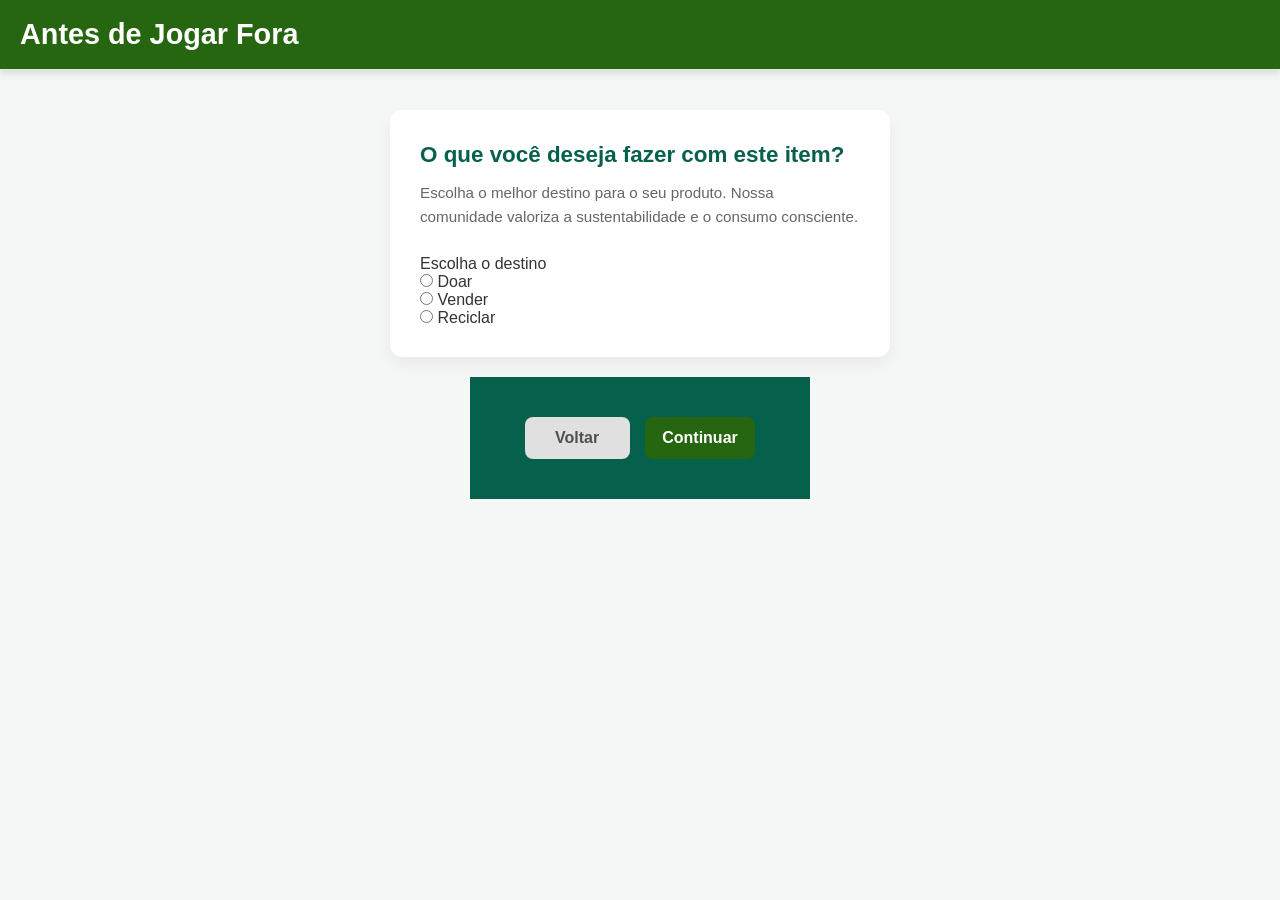
<file: cadastro 2.html>
<!DOCTYPE html>
<html lang="en">
<head>
    <meta charset="UTF-8">
    <meta name="viewport" content="width=device-width, initial-scale=1.0">
    <title>Cadastro</title>
    <link rel="stylesheet" href="style.css">
</head>
<body class="cadastro-2-page">
    <header class="h cadastro">
        <h1>Antes de Jogar Fora</h1>
    </header>

    <main class="cadastro-2-main">
        <h2>O que você deseja fazer com este item?</h2>
        <p>Escolha o melhor destino para o seu produto. Nossa comunidade valoriza a sustentabilidade e o consumo consciente.</p>
        <form action="cadastro">
            <label for="final">Escolha o destino</label><br>
            <input type="radio"
            name="final" id="donate">
            <label for="donate">Doar</label><br>

            <input type="radio"
            name="final" id="sell">
            <label for="sell">Vender</label><br>

            <input type="radio"
            name="final" id="recycle">
            <label for="recycle">Reciclar</label><br>
        </form>
    </main>

    <footer>
        <button type="button" class="btn-back"><a href="cadastro1.html">Voltar</a></button>
        <button type="submit" class="btn-submit">Continuar</button>
    </footer>
</body>
</html>
</file>
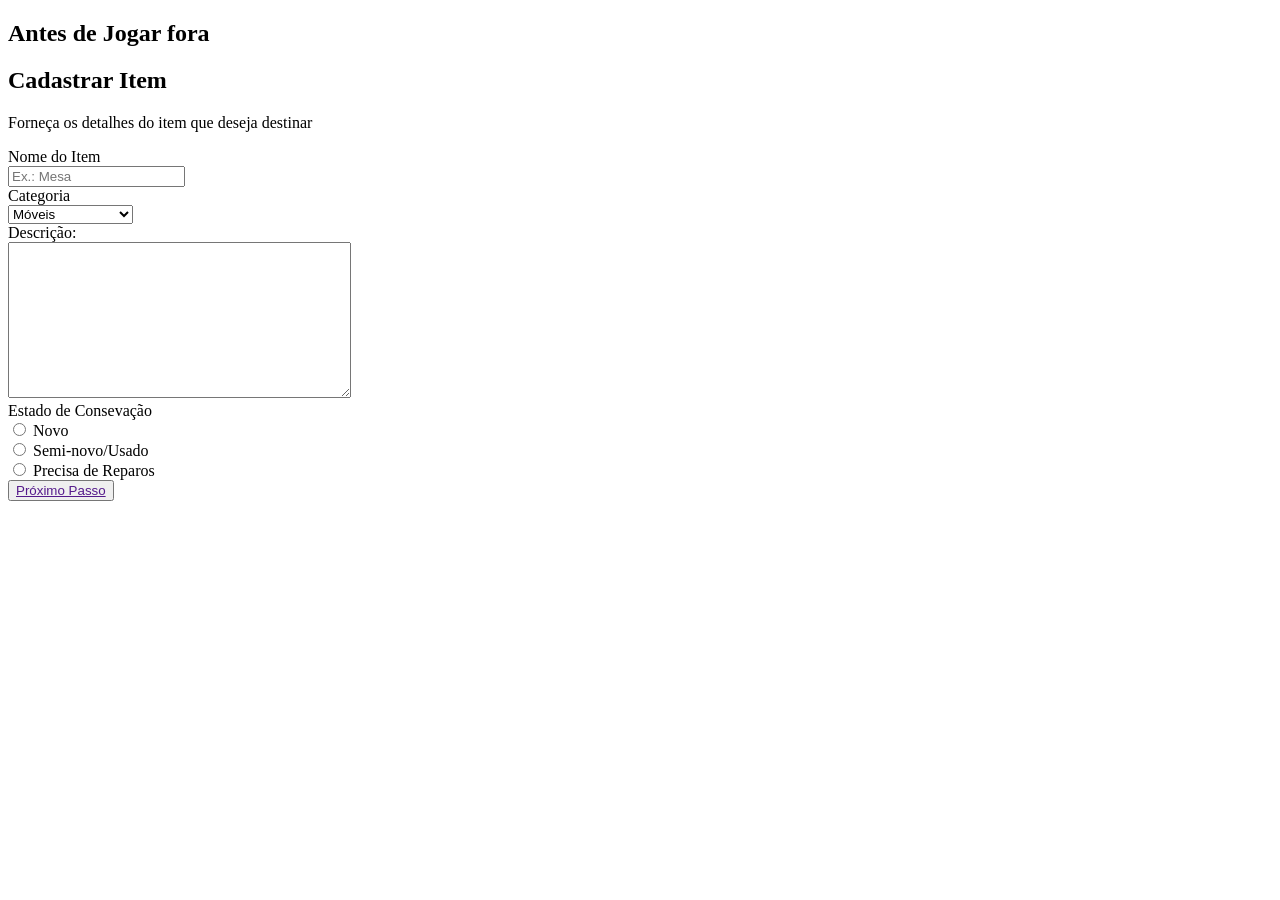
<file: cadastro.html>
<!DOCTYPE html>
<html lang="en">
<head>
    <meta charset="UTF-8">
    <meta name="viewport" content="width=device-width, initial-scale=1.0">
    <title>Cadastro</title>
</head>
<body>
    <header>
        <nav class="h cadastro">
            <h1>Antes de Jogar fora</h1>
        </nav>
    </header>

    <main>
        <h2>Cadastrar Item</h2>
        <p>Forneça os detalhes do item que deseja destinar</p>

        <form action="cadastro">

            <label for="name">Nome do Item</label><br>
            <input type="text" id="name"
            placeholder="Ex.: Mesa"><br>

            <label for="type">Categoria</label><br>
            <select id="type">
                <option>Móveis</option>
                <option>Eletrônico</option>
                <option>Eletrodomésticos</option>
                <option>Roupas</option>
                <option>Lvros</option>
                <option>Brinquedos</option>
                <option>Outros</option>
            </select><br>

            <label for="dcs">Descrição:</label><br>
            <textarea id="dcs"
            name="Descrição"
            placeholder="Detalhes sobre o item..."
            cols="40"
            rows="10">
            </textarea>
        </form>

        <label for="state">Estado de Consevação</label><br>
        <input type="radio"
        name="state" id="new">
        <label for="new">Novo</label><br>

        <input type="radio"
        name="state" id="ok">
        <label for="ok">Semi-novo/Usado</label><br>

        <input type="radio"
        name="state" id="bad">
        <label for="bad">Precisa de Reparos</label><br>

        <button type="button"><a href="">Próximo Passo</a></button>
    </main>

    <footer>

    </footer>
</body>
</html>
</file>
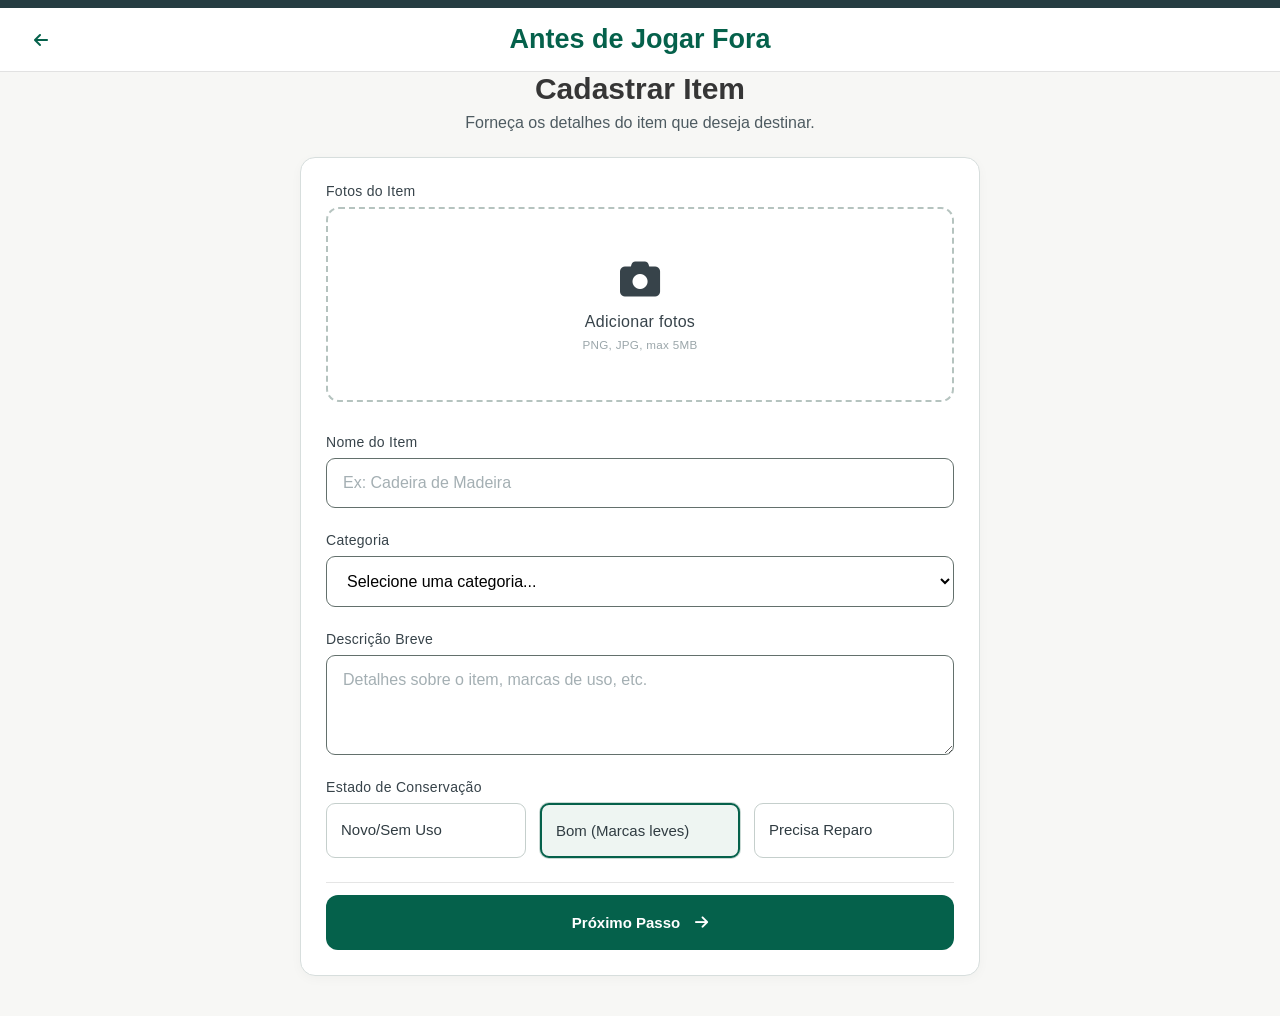
<file: cadastro1.html>
<!DOCTYPE html>
<html lang="pt-BR">

<head>
    <meta charset="UTF-8">
    <meta name="viewport" content="width=device-width, initial-scale=1.0">

    <title>Cadastrar Item - Antes de Jogar Fora</title>

    <!-- Ligação com o CSS -->
    <link rel="stylesheet" href="style.css">

    <!-- Ícones -->
    <link rel="stylesheet" href="https://cdnjs.cloudflare.com/ajax/libs/font-awesome/6.5.1/css/all.min.css">

    <!-- Script visual da imagem -->
    <script src="script.js" defer></script>
</head>

<body>

    <!-- CABEÇALHO -->
    <header class="cabecalho-cadastro">

        <a href="index.html" class="voltar-inicio" aria-label="Voltar para o início">
            <i class="fa-solid fa-arrow-left"></i>
        </a>

        <h1>Antes de Jogar Fora</h1>

    </header>


    <!-- CONTEÚDO PRINCIPAL -->
    <main class="pagina-cadastro">

        <!-- TÍTULO -->
        <section class="titulo-cadastro">

            <h2>Cadastrar Item</h2>

            <p>
                Forneça os detalhes do item que deseja destinar.
            </p>

        </section>


        <!-- FORMULÁRIO -->
        <form class="formulario-cadastro">

            <!-- FOTO DO ITEM -->
            <div class="campo">

                <label for="foto">Fotos do Item</label>

                <label class="area-foto" for="foto">

                    <i class="fa-solid fa-camera"></i>

                    <span>Adicionar fotos</span>

                    <small>PNG, JPG, max 5MB</small>

                </label>

                <input
                    type="file"
                    id="foto"
                    accept="image/png, image/jpeg"
                    hidden
                >

            </div>


            <!-- NOME DO ITEM -->
            <div class="campo">

                <label for="nome">
                    Nome do Item
                </label>

                <input
                    type="text"
                    id="nome"
                    placeholder="Ex: Cadeira de Madeira"
                    required
                >

            </div>


            <!-- CATEGORIA -->
            <div class="campo">

                <label for="categoria">
                    Categoria
                </label>

                <select id="categoria" required>

                    <option value="" selected disabled>
                        Selecione uma categoria...
                    </option>

                    <option value="eletronicos">
                        Eletrônicos
                    </option>

                    <option value="moveis">
                        Móveis
                    </option>

                    <option value="roupas">
                        Roupas
                    </option>

                    <option value="livros">
                        Livros
                    </option>

                    <option value="brinquedos">
                        Brinquedos
                    </option>

                    <option value="outros">
                        Outros
                    </option>

                </select>

            </div>


            <!-- DESCRIÇÃO -->
            <div class="campo">

                <label for="descricao">
                    Descrição Breve
                </label>

                <textarea
                    id="descricao"
                    placeholder="Detalhes sobre o item, marcas de uso, etc."
                    required
                ></textarea>

            </div>


            <!-- ESTADO DE CONSERVAÇÃO -->
            <div class="campo">

                <label>
                    Estado de Conservação
                </label>

                <div class="opcoes-estado">

                    <input
                        type="radio"
                        name="estado"
                        id="novo"
                        value="Novo/Sem Uso"
                    >

                    <label for="novo" class="estado">
                        Novo/Sem Uso
                    </label>


                    <input
                        type="radio"
                        name="estado"
                        id="bom"
                        value="Bom (Marcas leves)"
                        checked
                    >

                    <label for="bom" class="estado">
                        Bom (Marcas leves)
                    </label>


                    <input
                        type="radio"
                        name="estado"
                        id="reparo"
                        value="Precisa Reparo"
                    >

                    <label for="reparo" class="estado">
                        Precisa Reparo
                    </label>

                </div>

            </div>


            <!-- LINHA SEPARADORA -->
            <div class="linha"></div>


            <!-- BOTÃO -->
            <a href="destino.html" class="botao-proximo">

                Próximo Passo

                <i class="fa-solid fa-arrow-right"></i>

            </a>

        </form>

    </main>

</body>

</html>
</file>
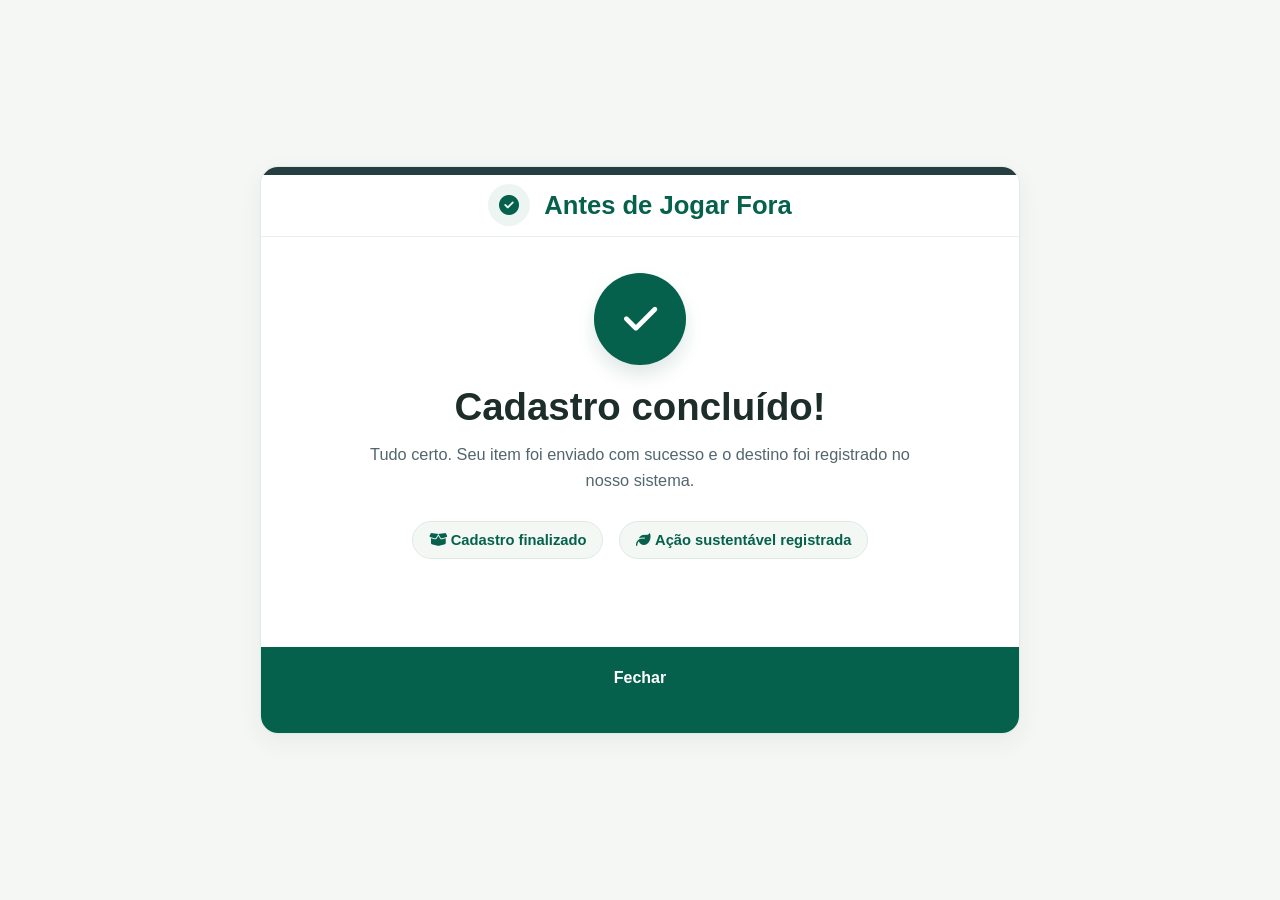
<file: confirmacao.html>
<!DOCTYPE html>
<html lang="pt-BR">
<head>
    <meta charset="UTF-8">
    <meta name="viewport" content="width=device-width, initial-scale=1.0">
    <title>Confirmação</title>
    <link rel="stylesheet" href="style.css">
    <link rel="stylesheet" href="https://cdnjs.cloudflare.com/ajax/libs/font-awesome/6.5.1/css/all.min.css">
</head>
<body class="confirmacao-page">

    <div class="confirmacao-container">

        <header class="confirmacao-header">
            <div class="confirmacao-badge">
                <i class="fa-solid fa-circle-check"></i>
            </div>
            <h1>Antes de Jogar Fora</h1>
        </header>

        <main class="confirmacao-main">
            <div class="confirmacao-icon">
                <i class="fa-solid fa-check"></i>
            </div>

            <h2>Cadastro concluído!</h2>

            <p>
                Tudo certo. Seu item foi enviado com sucesso e o destino foi registrado no nosso sistema.
            </p>

            <div class="confirmacao-detalhes">
                <span><i class="fa-solid fa-box-open"></i> Cadastro finalizado</span>
                <span><i class="fa-solid fa-leaf"></i> Ação sustentável registrada</span>
            </div>
        </main>

        <footer class="confirmacao-footer">
            <a href="index.html" class="btn-confirmacao btn-principal btn-fechar">Fechar</a>
        </footer>
    </div>

</body>
</html>
</file>
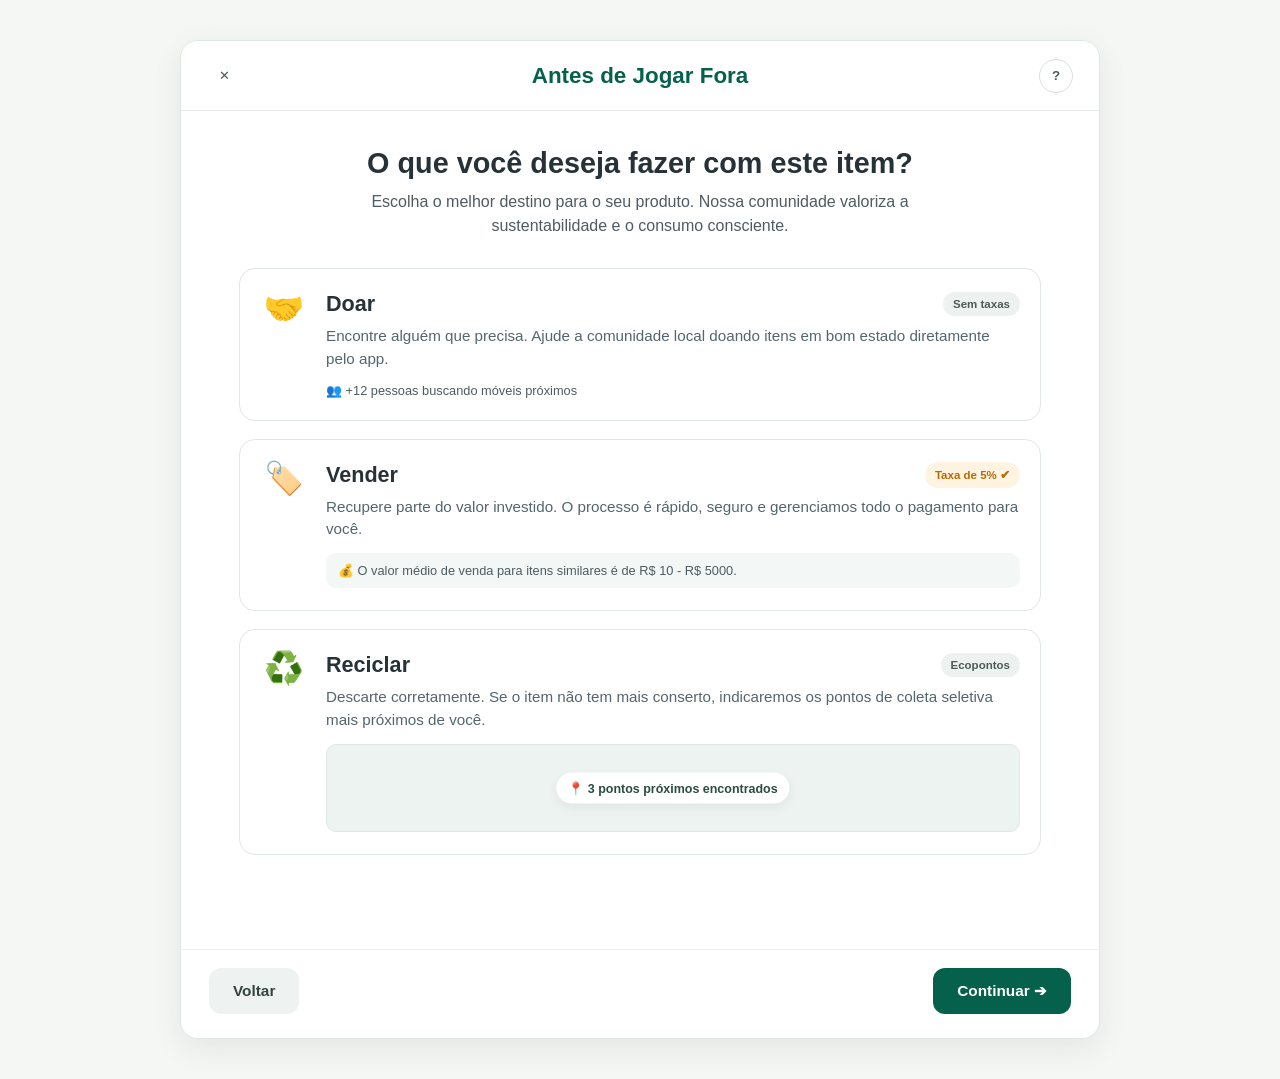
<file: destino.html>
<!DOCTYPE html>
<html lang="pt-BR">
<head>
    <meta charset="UTF-8">
    <meta name="viewport" content="width=device-width, initial-scale=1.0">
    <title>Escolha o Destino</title>
    <link rel="stylesheet" href="style.css">
</head>
<body class="destino-page">

    <div class="modal-container">
        <!-- CABEÇALHO DA MODAL -->
        <header class="modal-header">
            <button type="button" class="btn-close" aria-label="Fechar">✕</button>
            <h1 class="logo-title">Antes de Jogar Fora</h1>
            <button type="button" class="btn-help" aria-label="Ajuda">?</button>
        </header>

        <!-- CONTEÚDO PRINCIPAL -->
        <main class="modal-content">
            <div class="instructions">
                <h2>O que você deseja fazer com este item?</h2>
                <p>Escolha o melhor destino para o seu produto. Nossa comunidade valoriza a sustentabilidade e o consumo consciente.</p>
            </div>

            <!-- FORMULÁRIO COM OS CARDS DE SELEÇÃO -->
            <form action="confirmacao.html" method="POST" id="form-destino">
                
                <!-- CARD 1: DOAR -->
                <label class="destination-card" for="donate">
                    <input type="radio" name="final_destination" id="donate" value="doar" required>
                    <div class="card-custom-box">
                        <div class="card-icon">🤝</div>
                        <div class="card-body">
                            <div class="card-header-row">
                                <h3>Doar</h3>
                                <span class="badge grey">Sem taxas</span>
                            </div>
                            <p>Encontre alguém que precisa. Ajude a comunidade local doando itens em bom estado diretamente pelo app.</p>
                            <div class="card-footer-info">
                                <span class="info-avatar-text">👥 +12 pessoas buscando móveis próximos</span>
                            </div>
                        </div>
                    </div>
                </label>

                <!-- CARD 2: VENDER -->
                <label class="destination-card" for="sell">
                    <input type="radio" name="final_destination" id="sell" value="vender">
                    <div class="card-custom-box">
                        <div class="card-icon">🏷️</div>
                        <div class="card-body">
                            <div class="card-header-row">
                                <h3>Vender</h3>
                                <span class="badge orange">Taxa de 5% ✔</span>
                            </div>
                            <p>Recupere parte do valor investido. O processo é rápido, seguro e gerenciamos todo o pagamento para você.</p>
                            <div class="card-footer-info highlight">
                                <span>💰 O valor médio de venda para itens similares é de R$ 10 - R$ 5000.</span>
                            </div>
                        </div>
                    </div>
                </label>

                <!-- CARD 3: RECICLAR -->
                <label class="destination-card" for="recycle">
                    <input type="radio" name="final_destination" id="recycle" value="reciclar">
                    <div class="card-custom-box">
                        <div class="card-icon">♻️</div>
                        <div class="card-body">
                            <div class="card-header-row">
                                <h3>Reciclar</h3>
                                <span class="badge grey">Ecopontos</span>
                            </div>
                            <p>Descarte corretamente. Se o item não tem mais conserto, indicaremos os pontos de coleta seletiva mais próximos de você.</p>
                            
                            <!-- Miniatura do Mapa simulada por CSS/Imagens -->
                            <div class="map-placeholder">
                                <div class="map-badge">📍 3 pontos próximos encontrados</div>
                            </div>
                        </div>
                    </div>
                </label>

            </form>
        </main>

        <!-- RODAPÉ DE AÇÕES -->
        <footer class="modal-footer">
            <a href="cadastro1.html" class="btn-secondary">Voltar</a>
            <a href="confirmacao.html" class="btn-primary">Continuar ➔</a>
        </footer>
    </div>

</body>
</html>
</file>
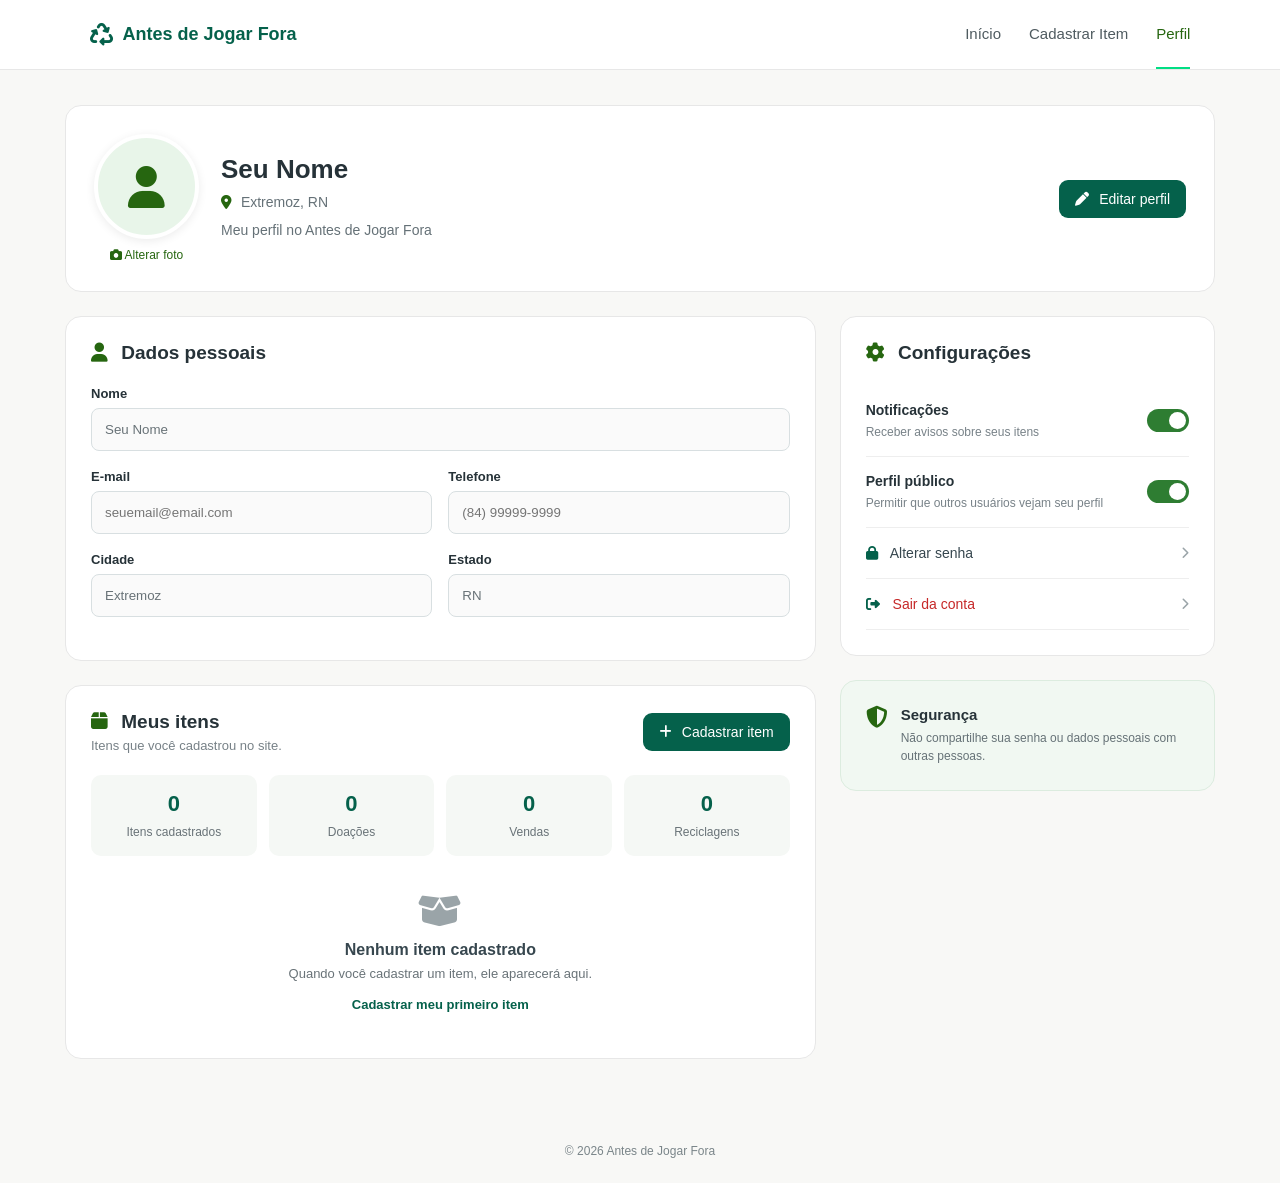
<file: perfil.html>
<!DOCTYPE html>
<html lang="pt-BR">
<head>
    <meta charset="UTF-8">
    <meta name="viewport" content="width=device-width, initial-scale=1.0">
    <title>Meu Perfil - Antes de Jogar Fora</title>
    <link rel="stylesheet" href="perfil.css">
    <link rel="stylesheet"
          href="https://cdnjs.cloudflare.com/ajax/libs/font-awesome/6.5.0/css/all.min.css">
</head>

<body>

<header class="cabecalho">
    <a href="index.html" class="logo">
        <i class="fa-solid fa-recycle"></i>
        <span>Antes de Jogar Fora</span>
    </a>

    <nav class="menu">
        <a href="index.html">Início</a>
        <a href="cadastro1.html">Cadastrar Item</a>
        <a href="perfil.html" class="ativo">Perfil</a>
    </nav>
</header>

<main class="pagina-perfil">

    <section class="topo-perfil">
        <div class="foto-perfil-area">
            <div class="foto-perfil" id="fotoPerfil">
                <i class="fa-solid fa-user"></i>
            </div>

            <label for="fotoInput" class="botao-foto">
                <i class="fa-solid fa-camera"></i>
                Alterar foto
            </label>

            <input type="file" id="fotoInput" accept="image/png, image/jpeg" hidden>
        </div>

        <div class="dados-principais">
            <h1 id="nomeExibido">Seu Nome</h1>
            <p><i class="fa-solid fa-location-dot"></i> Extremoz, RN</p>
            <p class="descricao-perfil">
                Meu perfil no Antes de Jogar Fora
            </p>
        </div>

        <button class="botao-editar" id="botaoEditar">
            <i class="fa-solid fa-pen"></i>
            Editar perfil
        </button>
    </section>

    <section class="conteudo-perfil">

        <div class="coluna-principal">

            <div class="cartao">
                <div class="titulo-cartao">
                    <h2><i class="fa-solid fa-user"></i> Dados pessoais</h2>
                </div>

                <form id="formPerfil">

                    <div class="grupo-campo">
                        <label for="nome">Nome</label>
                        <input type="text" id="nome" value="Seu Nome" disabled>
                    </div>

                    <div class="linha-campos">
                        <div class="grupo-campo">
                            <label for="email">E-mail</label>
                            <input type="email" id="email"
                                   placeholder="seuemail@email.com" disabled>
                        </div>

                        <div class="grupo-campo">
                            <label for="telefone">Telefone</label>
                            <input type="tel" id="telefone"
                                   placeholder="(84) 99999-9999" disabled>
                        </div>
                    </div>

                    <div class="linha-campos">
                        <div class="grupo-campo">
                            <label for="cidade">Cidade</label>
                            <input type="text" id="cidade"
                                   value="Extremoz" disabled>
                        </div>

                        <div class="grupo-campo">
                            <label for="estado">Estado</label>
                            <input type="text" id="estado"
                                   value="RN" disabled>
                        </div>
                    </div>

                    <div class="acoes-formulario" id="acoesFormulario">
                        <button type="submit" class="botao-salvar">
                            <i class="fa-solid fa-check"></i>
                            Salvar alterações
                        </button>
                        <button type="button" class="botao-cancelar" id="botaoCancelar">
                            Cancelar
                        </button>
                    </div>
                </form>
            </div>

            <div class="cartao">
                <div class="titulo-cartao">
                    <div>
                        <h2><i class="fa-solid fa-box"></i> Meus itens</h2>
                        <p>Itens que você cadastrou no site.</p>
                    </div>
                    <a href="cadastro1.html" class="botao-pequeno">
                        <i class="fa-solid fa-plus"></i> Cadastrar item
                    </a>
                </div>

                <div class="resumo-itens">
                    <div class="resumo">
                        <strong>0</strong>
                        <span>Itens cadastrados</span>
                    </div>

                    <div class="resumo">
                        <strong>0</strong>
                        <span>Doações</span>
                    </div>

                    <div class="resumo">
                        <strong>0</strong>
                        <span>Vendas</span>
                    </div>

                    <div class="resumo">
                        <strong>0</strong>
                        <span>Reciclagens</span>
                    </div>
                </div>

                <div class="sem-itens">
                    <i class="fa-solid fa-box-open"></i>
                    <h3>Nenhum item cadastrado</h3>
                    <p>Quando você cadastrar um item, ele aparecerá aqui.</p>
                    <a href="cadastro1.html">Cadastrar meu primeiro item</a>
                </div>
            </div>

        </div>

        <aside class="coluna-lateral">

            <div class="cartao">
                <div class="titulo-cartao">
                    <h2><i class="fa-solid fa-gear"></i> Configurações</h2>
                </div>

                <div class="opcao-config">
                    <div>
                        <strong>Notificações</strong>
                        <p>Receber avisos sobre seus itens</p>
                    </div>
                    <label class="interruptor">
                        <input type="checkbox" id="notificacoes" checked>
                        <span></span>
                    </label>
                </div>

                <div class="opcao-config">
                    <div>
                        <strong>Perfil público</strong>
                        <p>Permitir que outros usuários vejam seu perfil</p>
                    </div>
                    <label class="interruptor">
                        <input type="checkbox" id="perfilPublico" checked>
                        <span></span>
                    </label>
                </div>

                <button class="opcao-link" id="alterarSenha">
                    <span>
                        <i class="fa-solid fa-lock"></i>
                        Alterar senha
                    </span>
                    <i class="fa-solid fa-chevron-right"></i>
                </button>

                <button class="opcao-link" id="sairConta">
                    <span class="texto-sair">
                        <i class="fa-solid fa-right-from-bracket"></i>
                        Sair da conta
                    </span>
                    <i class="fa-solid fa-chevron-right"></i>
                </button>
            </div>

            <div class="cartao seguranca">
                <i class="fa-solid fa-shield-halved"></i>
                <div>
                    <h3>Segurança</h3>
                    <p>
                        Não compartilhe sua senha ou dados pessoais com outras pessoas.
                    </p>
                </div>
            </div>

        </aside>

    </section>
</main>

<footer class="rodape">
    <p>© 2026 Antes de Jogar Fora</p>
</footer>

<script src="perfil.js"></script>
</body>
</html>
</file>
<file: style.css>
* {
    margin: 0;
    padding: 0;
    box-sizing: border-box;
}

body {
    font-family: Arial, Helvetica, sans-serif;
    background-color: #f8f8f6;
    color: #263238;
    overflow-x: hidden;
}


/* CABEÇALHO */

header {
    width: 100%;
    height: 70px;

    display: flex;
    align-items: center;
    justify-content: space-between;

    padding: 0 clamp(22px, 3vw, 72px);

    background-color: white;

    border-bottom: 1px solid #e5e5e5;
}

.logo {
    display: flex;
    align-items: center;
    gap: 10px;

    color: #05614b;
}

.logo h1 {
    font-size: 22px;
}

.logo i {
    font-size: 24px;
}


/* MENU */

.menu {
    display: flex;
    align-items: center;
    gap: 35px;
}

.menu a {
    text-decoration: none;
    color: #05614b;

    display: flex;
    align-items: center;
    gap: 7px;

    font-size: 15px;
}

.menu a:hover,
.menu .ativo {
    color: #01de82;
}


/* CONTEÚDO */

main {
    width: min(1440px, calc(100% - 52px));
    margin: 0 auto;
    padding: 42px 0 50px;
}


/* APRESENTAÇÃO */

.apresentacao {
    max-width: 760px;
    margin-bottom: 50px;
}

.apresentacao h2 {
    font-size: 48px;
    line-height: 1.15;

    margin-bottom: 20px;

    color: #05614b;
}

.apresentacao span {
    color: #353534;
}

.apresentacao p {
    font-size: 17px;

    line-height: 1.5;

    color: #505a5a;
}


/* CATEGORIAS */

.categorias h2,
.itens h2 {
    font-size: 26px;

    margin-bottom: 25px;
}

.lista-categorias {
    display: flex;

    gap: 28px;

    margin-bottom: 40px;

    flex-wrap: wrap;
}

.busca-area {
    margin: 0 0 30px;
}

.campo-busca {
    width: min(100%, 760px);
    display: flex;
    align-items: center;
    gap: 12px;
    background: #ffffff;
    border: 1px solid #dfe7e3;
    border-radius: 14px;
    padding: 14px 18px;
    box-shadow: 0 4px 14px rgba(25, 43, 36, 0.04);
}

.campo-busca i {
    color: #05614b;
    font-size: 18px;
}

.campo-busca input {
    width: 100%;
    border: none;
    outline: none;
    font-size: 16px;
    color: #263238;
    background: transparent;
}

.campo-busca input::placeholder {
    color: #8a9a9b;
}

.mensagem-busca {
    margin: 12px 0 0;
    color: #05614b;
    font-size: 14px;
    display: none;
}

.categoria {
    border: none;

    background: transparent;

    cursor: pointer;

    display: flex;

    flex-direction: column;

    align-items: center;

    gap: 10px;

    font-size: 15px;

    color: #3f4848;
}

.icone {
    width: 66px;
    height: 66px;

    border-radius: 50%;

    background-color: #e9eeee;

    display: flex;

    justify-content: center;

    align-items: center;

    color: #05614b;

    font-size: 22px;
}

.categoria:hover .icone {
    background-color: #d8e5e1;

    transform: scale(1.08);

    transition: 0.3s;
}


/* TÍTULO DOS ITENS */

.titulo-itens {
    display: flex;

    align-items: center;

    justify-content: space-between;

    margin-bottom: 20px;
}

.titulo-itens h2 {
    margin-bottom: 0;
}

.titulo-itens a {
    text-decoration: none;

    color: #245d52;

    font-size: 15px;
}


/* GRID DOS ITENS */

.grid-itens {
    display: grid;

    grid-template-columns: repeat(4, 1fr);

    gap: 24px;
}


/* CARD */

.card {
    background-color: white;

    border-radius: 18px;

    overflow: hidden;

    border: 1px solid #eeeeee;

    transition: 0.3s;

    cursor: pointer;
}

.card:hover {
    transform: translateY(-6px);

    box-shadow: 0 10px 25px rgba(0,0,0,0.08);
}

.card img {
    width: 100%;

    height: 165px;

    object-fit: cover;
}

.conteudo-card {
    padding: 16px;
}

.informacoes {
    display: flex;

    align-items: center;

    justify-content: space-between;

    margin-bottom: 12px;
}

.tag {
    padding: 6px 10px;

    border-radius: 9px;

    font-size: 13px;

    font-weight: bold;
}

.roupas {
    background-color: #f2eadc;
    color: #80602d;
}

.esporte {
    background-color: #f2eadc;

    color: #80602d;
}

.livros {
    background-color: #e5eeee;

    color: #315b55;
}

.eletronicos {
    background-color: #f3eadb;

    color: #765d2e;
}

.instrumentos {
    background-color: #f3eadb;

    color: #76652e;
}

.distancia {
    font-size: 13px;

    color: #586262;
}

.distancia i {
    color: #05614b;
}

.card h3 {
    font-size: 16px;

    font-weight: normal;

    margin-bottom: 10px;
}

.preco {
    font-size: 17px;

    font-weight: bold;

    color: #80602d;
}

.doacao {
    font-size: 17px;
    font-weight: bold; 
    color: #80602d;    
}

.moveis {
    background-color: #f3eadb;

    color: #765d2e;
}

/* RODAPÉ */

footer {
    margin-top: 70px;

    padding: 40px 55px;

    background-color: #05614b;

    color: white;

    text-align: center;
}

.footer-logo {
    display: flex;

    justify-content: center;

    align-items: center;

    gap: 10px;

    margin-bottom: 10px;
}

.footer-logo h2 {
    font-size: 22px;
}

footer p {
    color: #e2ece9;

    margin-bottom: 20px;
}

.copyright {
    font-size: 13px;

    opacity: 0.8;
}


/* RESPONSIVIDADE */

@media (max-width: 1000px) {

    .grid-itens {
        grid-template-columns: repeat(2, 1fr);
    }

}


@media (max-width: 700px) {

    header {
        padding: 0 20px;

        height: auto;

        flex-direction: column;

        gap: 20px;

        padding-top: 20px;

        padding-bottom: 20px;
    }

    .menu {
        gap: 15px;

        flex-wrap: wrap;

        justify-content: center;
    }

    main {
        padding: 30px 20px;
    }

    .apresentacao h2 {
        font-size: 36px;
    }

    .grid-itens {
        grid-template-columns: 1fr;
    }

    footer {
        padding: 35px 20px;
    }

}

/* ========================================
   PÁGINA CADASTRO 1
======================================== */

body {
    margin: 0;
    font-family: Arial, Helvetica, sans-serif;
    background-color: #f7f7f5;
    color: #28343b;
}


/* CABEÇALHO */

.cabecalho-cadastro {
    position: relative;
    height: 72px;

    display: flex;
    justify-content: center;
    align-items: center;

    background-color: #ffffff;

    border-top: 8px solid #263d42;
    border-bottom: 1px solid #e2e2e2;
    padding: 0 20px;
}

.voltar-inicio {
    position: absolute;
    left: 22px;

    display: flex;
    justify-content: center;
    align-items: center;

    width: 38px;
    height: 38px;

    border-radius: 50%;

    color: #05614b;

    text-decoration: none;

    transition: 0.2s;
}

.voltar-inicio:hover {
    background-color: #edf4f2;
}

.cabecalho-cadastro h1 {
    margin: 0;

    color: #05614b;

    font-size: 27px;
    font-weight: bold;
}


/* ÁREA PRINCIPAL */

.pagina-cadastro {
    max-width: 720px;

    margin: auto;

    padding: 0 20px 40px;
}


/* TÍTULO */

.titulo-cadastro {
    text-align: center;

    margin-top: 0;
}

.titulo-cadastro h2 {
    margin-bottom: 8px;

    font-size: 30px;

    color: #363636;
}

.titulo-cadastro p {
    margin-top: 0;

    font-size: 16px;

    color: #4e5b61;
}


/* FORMULÁRIO */

.formulario-cadastro {
    margin-top: 25px;

    background-color: white;

    border: 1px solid #d7dedd;

    border-radius: 15px;

    padding: 25px;

    box-shadow: 0 3px 12px rgba(0, 0, 0, 0.03);
}


/* CAMPOS */

.campo {
    display: flex;

    flex-direction: column;

    margin-bottom: 24px;
}

.campo > label {
    margin-bottom: 8px;

    font-size: 14px;

    color: #37434a;

    letter-spacing: 0.3px;
}


/* INPUT E SELECT */

.campo input[type="text"],
.campo select,
.campo textarea {
    width: 100%;

    border: 1px solid #63706c;

    border-radius: 9px;

    font-size: 16px;

    padding: 15px 16px;

    box-sizing: border-box;

    outline: none;

    background-color: #ffffff;
}

.campo input[type="text"]::placeholder,
.campo textarea::placeholder {
    color: #a4afb3;
}

.campo input[type="text"]:focus,
.campo select:focus,
.campo textarea:focus {
    border: 2px solid #05614b;
}


/* DESCRIÇÃO */

.campo textarea {
    height: 100px;

    resize: vertical;

    font-family: Arial, Helvetica, sans-serif;
}


/* ÁREA DE FOTO */

.area-foto {
    height: 195px;

    border: 2px dashed #b5c3bf;

    border-radius: 13px;

    display: flex;

    flex-direction: column;

    justify-content: center;

    align-items: center;

    cursor: pointer;

    color: #68777b;
}

.area-foto:hover {
    background-color: #f3f8f6;

    border-color: #05614b;
}

.area-foto i {
    font-size: 40px;

    margin-bottom: 14px;
}

.area-foto span {
    font-size: 16px;

    margin-bottom: 7px;
}

.area-foto small {
    color: #9ba6aa;
}


/* ESTADO DE CONSERVAÇÃO */

.opcoes-estado {
    display: grid;

    grid-template-columns: repeat(3, 1fr);

    gap: 14px;
}

.opcoes-estado input {
    display: none;
}

.estado {
    border: 1px solid #c5cfcc;

    border-radius: 9px;

    padding: 17px 14px;

    cursor: pointer;

    text-align: left;

    font-size: 15px;

    color: #303c42;

    background-color: #ffffff;

    transition: 0.2s;
}

.estado:hover {
    border-color: #266610;
}


/* QUANDO O ESTADO ESTIVER SELECIONADO */

.opcoes-estado input:checked + .estado {
    border: 2px solid #05614b;

    background-color: #eef5f2;

    box-shadow: 0 0 0 1px #c9d9d4;
}


/* LINHA */

.linha {
    width: 100%;

    height: 1px;

    background-color: #e5e5e5;

    margin-bottom: 12px;
}


/* BOTÃO PRÓXIMO PASSO */

.botao-proximo {
    width: 100%;

    height: 55px;

    display: flex;

    justify-content: center;

    align-items: center;

    gap: 15px;

    background-color: #05614b;

    color: white;

    text-decoration: none;

    border-radius: 12px;

    font-weight: bold;

    font-size: 15px;

    box-sizing: border-box;

    transition: 0.2s;
}

.botao-proximo:hover {
    background-color: #266610;

    transform: translateY(-1px);
}


/* RESPONSIVIDADE */

@media (max-width: 600px) {

    .cabecalho-cadastro h1 {
        font-size: 22px;
    }

    .titulo-cadastro h2 {
        font-size: 26px;
    }

    .formulario-cadastro {
        padding: 18px;
    }

    .opcoes-estado {
        grid-template-columns: 1fr;
    }

    .area-foto {
        height: 160px;
    }

}


/* ==========================================================================
   Página de Cadastro 2
   ========================================================================== */
.cadastro-2-page {
    background-color: #f4f7f6;
    color: #333333;
    display: flex;
    flex-direction: column;
    min-height: 100vh;
    align-items: center;
}

.cadastro-2-page .h.cadastro {
    background-color: #266610;
    color: #ffffff;
    width: 100%;
    padding: 20px;
    text-align: center;
    box-shadow: 0 4px 6px rgba(0, 0, 0, 0.1);
}

.cadastro-2-page .h.cadastro h1 {
    font-size: 1.8rem;
    font-weight: 600;
}

.cadastro-2-page .cadastro-2-main {
    max-width: 500px;
    width: 90%;
    background: #ffffff;
    margin-top: 40px;
    padding: 30px;
    border-radius: 12px;
    box-shadow: 0 8px 16px rgba(0, 0, 0, 0.05);
}

.cadastro-2-page .cadastro-2-main h2 {
    font-size: 1.4rem;
    color: #05614b;
    margin-bottom: 12px;
    line-height: 1.3;
}

.cadastro-2-page .cadastro-2-main p {
    font-size: 0.95rem;
    color: #666666;
    line-height: 1.6;
    margin-bottom: 25px;
}

.cadastro-2-page form {
    display: block;
}

.cadastro-2-page .btn-back,
.cadastro-2-page .btn-submit {
    display: inline-flex;
    justify-content: center;
    align-items: center;
    padding: 12px 24px;
    font-size: 1rem;
    font-weight: 600;
    border-radius: 8px;
    text-decoration: none;
    cursor: pointer;
    transition: background-color 0.2s, transform 0.1s;
    border: none;
    width: 48%;
}

.cadastro-2-page .btn-back {
    background-color: #e0e0e0;
    color: #4f4f4f;
}

.cadastro-2-page .btn-back:hover {
    background-color: #d5d5d5;
}

.cadastro-2-page .btn-submit {
    background-color: #266610;
    color: #ffffff;
}

.cadastro-2-page .btn-submit:hover {
    background-color: #05614b;
}

.cadastro-2-page .btn-submit:active,
.cadastro-2-page .btn-back:active {
    transform: scale(0.98);
}

.cadastro-2-page footer {
    display: flex;
    justify-content: space-between;
    align-items: center;
    margin-top: 20px;
    gap: 15px;
}

.cadastro-2-page .btn-back a {
    color: inherit;
    text-decoration: none;
}


.destino-page {
    margin: 0;
    min-height: 100vh;
    padding: 40px 20px;
    background: #f5f7f5;
    display: flex;
    justify-content: center;
    align-items: center;
    font-family: Arial, Helvetica, sans-serif;
    color: #263238;
}

.destino-page .modal-container {
    width: min(920px, 100%);
    background-color: #ffffff;
    border-radius: 18px;
    overflow: hidden;
    box-shadow: 0 10px 30px rgba(25, 43, 36, 0.08);
    border: 1px solid #dfe7e2;
}

.destino-page .modal-header {
    display: flex;
    justify-content: space-between;
    align-items: center;
    padding: 18px 26px;
    background-color: #ffffff;
    border-bottom: 1px solid #e8ece9;
}

.destino-page .logo-title {
    font-size: 1.4rem;
    font-weight: 700;
    color: #05614b;
}

.destino-page .btn-close,
.destino-page .btn-help {
    background: none;
    border: none;
    color: #4d5a59;
    cursor: pointer;
    width: 34px;
    height: 34px;
    display: flex;
    align-items: center;
    justify-content: center;
    border-radius: 50%;
    transition: 0.2s;
}

.destino-page .btn-help {
    border: 1.5px solid #d7dfdc;
    font-weight: 700;
}

.destino-page .btn-close:hover,
.destino-page .btn-help:hover {
    background-color: #edf4f1;
}

.destino-page .modal-content {
    padding: 36px 32px 24px;
}

.destino-page .instructions {
    text-align: center;
    margin-bottom: 30px;
}

.destino-page .instructions h2 {
    font-size: clamp(1.8rem, 2vw, 2.2rem);
    color: #263238;
    margin-bottom: 10px;
    font-weight: 700;
}

.destino-page .instructions p {
    font-size: 1rem;
    color: #4e5b61;
    max-width: 620px;
    margin: 0 auto;
    line-height: 1.5;
}

.destino-page #form-destino {
    display: flex;
    flex-direction: column;
    gap: 18px;
}

.destino-page .destination-card {
    display: block;
    cursor: pointer;
}

.destino-page .destination-card input[type="radio"] {
    position: absolute;
    opacity: 0;
    width: 0;
    height: 0;
}

.destino-page .card-custom-box {
    display: flex;
    align-items: flex-start;
    background-color: #ffffff;
    border: 1.5px solid #dfe7e2;
    border-radius: 16px;
    padding: 22px 20px;
    transition: 0.25s ease;
}

.destino-page .destination-card:hover .card-custom-box {
    border-color: #adc9c1;
    box-shadow: 0 8px 18px rgba(36, 93, 82, 0.06);
}

.destino-page .destination-card input[type="radio"]:checked + .card-custom-box {
    border-color: #05614b;
    box-shadow: 0 0 0 2px rgba(36, 93, 82, 0.12);
    background-color: #f6fbf9;
}

.destino-page .card-icon {
    font-size: 2rem;
    margin-right: 18px;
    width: 48px;
    text-align: center;
    line-height: 1;
}

.destino-page .card-body {
    flex: 1;
}

.destino-page .card-header-row {
    display: flex;
    justify-content: space-between;
    align-items: center;
    gap: 12px;
    margin-bottom: 8px;
}

.destino-page .card-header-row h3 {
    font-size: 1.35rem;
    color: #263238;
    font-weight: 700;
}

.destino-page .card-body p {
    font-size: 0.95rem;
    line-height: 1.5;
    color: #53666d;
    margin-bottom: 12px;
}

.destino-page .badge {
    display: inline-flex;
    align-items: center;
    justify-content: center;
    padding: 6px 10px;
    border-radius: 999px;
    font-size: 0.72rem;
    font-weight: 700;
}

.destino-page .badge.grey {
    background-color: #edf1ef;
    color: #4d5b59;
}

.destino-page .badge.orange {
    background-color: #fff3e2;
    color: #b86a00;
}

.destino-page .card-footer-info {
    font-size: 0.8rem;
    color: #4e5b61;
}

.destino-page .card-footer-info.highlight {
    width: 100%;
    background: #f3f7f5;
    border-radius: 10px;
    padding: 10px 12px;
    display: inline-block;
}

.destino-page .map-placeholder {
    height: 88px;
    border-radius: 10px;
    background-color: #edf3f1;
    border: 1px solid #dfeae6;
    position: relative;
    overflow: hidden;
}

.destino-page .map-badge {
    position: absolute;
    top: 50%;
    left: 50%;
    transform: translate(-50%, -50%);
    background-color: #ffffff;
    border-radius: 999px;
    padding: 8px 12px;
    font-size: 0.78rem;
    font-weight: 700;
    color: #2c4b42;
    box-shadow: 0 4px 12px rgba(0,0,0,0.06);
}

.destino-page .modal-footer {
    display: flex;
    justify-content: space-between;
    align-items: center;
    gap: 16px;
    padding: 18px 28px 24px;
    background-color: #ffffff;
    border-top: 1px solid #ebefee;
}

.destino-page .btn-secondary,
.destino-page .btn-primary {
    display: inline-flex;
    align-items: center;
    justify-content: center;
    border: none;
    border-radius: 12px;
    padding: 14px 24px;
    font-size: 0.96rem;
    font-weight: 700;
    cursor: pointer;
    transition: 0.2s;
    text-decoration: none;
}

.destino-page .btn-secondary {
    background: #eef3f1;
    color: #33433f;
}

.destino-page .btn-secondary:hover {
    background: #e2ece8;
}

.destino-page .btn-primary {
    background: #05614b;
    color: #ffffff;
}

.destino-page .btn-primary:hover {
    background: #266610;
}

@media (max-width: 700px) {
    .destino-page {
        padding: 18px 12px;
    }

    .destino-page .modal-content {
        padding: 24px 18px 18px;
    }

    .destino-page .modal-footer {
        flex-direction: column;
        padding: 18px;
    }

    .destino-page .btn-secondary,
    .destino-page .btn-primary {
        width: 100%;
    }

    .destino-page .card-custom-box {
        padding: 16px 14px;
    }

    .destino-page .card-header-row {
        flex-direction: column;
        align-items: flex-start;
    }
}

/* ==========================================================================
   PÁGINA DE CONFIRMAÇÃO
   ========================================================================== */
.confirmacao-page {
    margin: 0;
    min-height: 100vh;
    display: flex;
    align-items: center;
    justify-content: center;
    background: #f5f7f5;
    font-family: Arial, Helvetica, sans-serif;
    color: #263238;
    padding: 24px;
}

.confirmacao-container {
    width: min(760px, 100%);
    background: #ffffff;
    border: 1px solid #dfeae6;
    border-radius: 18px;
    box-shadow: 0 8px 24px rgba(25, 43, 36, 0.06);
    overflow: hidden;
}

.confirmacao-header {
    display: flex;
    align-items: center;
    justify-content: center;
    gap: 14px;
    background: #ffffff;
    border-top: 8px solid #263d42;
    border-bottom: 1px solid #e9efed;
    padding: 22px 20px;
}

.confirmacao-badge {
    width: 42px;
    height: 42px;
    border-radius: 50%;
    background: #edf5f2;
    color: #05614b;
    display: flex;
    align-items: center;
    justify-content: center;
    font-size: 20px;
}

.confirmacao-header h1 {
    font-size: clamp(1.4rem, 2vw, 1.9rem);
    color: #05614b;
    margin: 0;
}

.confirmacao-main {
    padding: 36px 26px 18px;
    text-align: center;
}

.confirmacao-icon {
    width: 92px;
    height: 92px;
    border-radius: 50%;
    display: flex;
    align-items: center;
    justify-content: center;
    margin: 0 auto 20px;
    background: #05614b;
    color: #ffffff;
    font-size: 38px;
    box-shadow: 0 10px 18px rgba(36, 93, 82, 0.14);
}

.confirmacao-main h2 {
    margin: 0 0 12px;
    font-size: clamp(2rem, 3vw, 2.8rem);
    color: #1d2d2a;
}

.confirmacao-main p {
    max-width: 560px;
    margin: 0 auto;
    font-size: 1.02rem;
    line-height: 1.6;
    color: #53666d;
}

.confirmacao-detalhes {
    margin-top: 28px;
    display: flex;
    justify-content: center;
    flex-wrap: wrap;
    gap: 16px;
}

.confirmacao-detalhes span {
    background: #f3f8f5;
    color: #05614b;
    border: 1px solid #dfeae4;
    border-radius: 999px;
    padding: 10px 16px;
    font-size: 0.92rem;
    font-weight: 600;
}

.confirmacao-footer {
    display: flex;
    justify-content: center;
    gap: 16px;
    flex-wrap: wrap;
    padding: 0 26px 32px;
}

.btn-confirmacao {
    display: inline-flex;
    align-items: center;
    justify-content: center;
    min-width: 210px;
    padding: 14px 22px;
    border-radius: 12px;
    text-decoration: none;
    font-weight: 700;
    transition: 0.2s ease;
}

.btn-principal {
    background: #05614b;
    color: #ffffff;
}

.btn-principal:hover {
    background: #266610;
}

.btn-fechar {
    min-width: 220px;
    margin-top: 8px;
}

@media (max-width: 600px) {
    .confirmacao-container {
        border-radius: 18px;
    }

    .confirmacao-main {
        padding: 28px 18px 12px;
    }

    .confirmacao-footer {
        padding: 0 18px 24px;
    }

    .btn-confirmacao {
        width: 100%;
    }
}
</file>
<file: perfil.css>
* {
    margin: 0;
    padding: 0;
    box-sizing: border-box;
}

body {
    font-family: Arial, Helvetica, sans-serif;
    background: #f8f8f6;
    color: #263238;
}

a {
    text-decoration: none;
    color: inherit;
}

button,
input {
    font-family: inherit;
}

/* CABEÇALHO */

.cabecalho {
    min-height: 70px;
    padding: 0 7%;
    background: #ffffff;
    border-bottom: 1px solid #e7e7e7;
    display: flex;
    align-items: center;
    justify-content: space-between;
    gap: 30px;
}

.logo {
    display: flex;
    align-items: center;
    gap: 10px;
    color: #05614b;
    font-weight: bold;
    font-size: 18px;
}

.logo i {
    font-size: 23px;
}

.menu {
    display: flex;
    align-items: center;
    gap: 28px;
}

.menu a {
    color: #4f5b60;
    font-size: 15px;
    padding: 25px 0;
    border-bottom: 2px solid transparent;
}

.menu a:hover,
.menu a.ativo {
    color: #266610;
    border-bottom-color: #01de84;
}

/* PÁGINA */

.pagina-perfil {
    width: min(1150px, 90%);
    margin: 35px auto 60px;
}

/* TOPO DO PERFIL */

.topo-perfil {
    background: #ffffff;
    border: 1px solid #e7e7e7;
    border-radius: 16px;
    padding: 28px;
    display: flex;
    align-items: center;
    gap: 22px;
    margin-bottom: 24px;
}

.foto-perfil-area {
    text-align: center;
    flex-shrink: 0;
}

.foto-perfil {
    width: 105px;
    height: 105px;
    border-radius: 50%;
    background: #e8f5e9;
    color: #266610;
    display: flex;
    align-items: center;
    justify-content: center;
    overflow: hidden;
    border: 4px solid #ffffff;
    box-shadow: 0 2px 10px rgba(0,0,0,0.08);
}

.foto-perfil i {
    font-size: 42px;
}

.foto-perfil img {
    width: 100%;
    height: 100%;
    object-fit: cover;
}

.botao-foto {
    display: inline-block;
    margin-top: 9px;
    color: #266610;
    font-size: 12px;
    cursor: pointer;
}

.dados-principais {
    flex: 1;
}

.dados-principais h1 {
    font-size: 26px;
    margin-bottom: 9px;
}

.dados-principais p {
    color: #657177;
    font-size: 14px;
    margin: 5px 0;
}

.dados-principais p i {
    color: #266610;
    margin-right: 5px;
}

.descricao-perfil {
    margin-top: 12px !important;
}

.botao-editar,
.botao-salvar,
.botao-cancelar,
.botao-pequeno {
    border: 0;
    border-radius: 9px;
    padding: 11px 16px;
    cursor: pointer;
    font-size: 14px;
    transition: 0.2s;
}

.botao-editar,
.botao-salvar,
.botao-pequeno {
    background: #05614b;
    color: white;
}

.botao-editar:hover,
.botao-salvar:hover,
.botao-pequeno:hover {
    background: #266610;
}

.botao-editar i,
.botao-salvar i,
.botao-pequeno i {
    margin-right: 6px;
}

/* CONTEÚDO */

.conteudo-perfil {
    display: grid;
    grid-template-columns: minmax(0, 2fr) minmax(280px, 1fr);
    gap: 24px;
}

.coluna-principal,
.coluna-lateral {
    display: flex;
    flex-direction: column;
    gap: 24px;
}

.cartao {
    background: #ffffff;
    border: 1px solid #e7e7e7;
    border-radius: 16px;
    padding: 25px;
}

.titulo-cartao {
    display: flex;
    align-items: center;
    justify-content: space-between;
    gap: 15px;
    margin-bottom: 22px;
}

.titulo-cartao h2 {
    font-size: 19px;
}

.titulo-cartao h2 i {
    color: #266610;
    margin-right: 8px;
}

.titulo-cartao p {
    color: #778187;
    font-size: 13px;
    margin-top: 5px;
}

/* FORMULÁRIO */

.grupo-campo {
    margin-bottom: 18px;
    flex: 1;
}

.linha-campos {
    display: flex;
    gap: 16px;
}

.grupo-campo label {
    display: block;
    margin-bottom: 7px;
    font-size: 13px;
    font-weight: bold;
}

.grupo-campo input {
    width: 100%;
    height: 43px;
    border: 1px solid #d8dfe1;
    border-radius: 8px;
    padding: 0 13px;
    outline: none;
    background: #fafafa;
    color: #263238;
}

.grupo-campo input:not(:disabled):focus {
    border-color: #01de84;
    background: #ffffff;
}

.grupo-campo input:disabled {
    color: #687277;
    cursor: not-allowed;
}

.acoes-formulario {
    display: none;
    gap: 10px;
    margin-top: 4px;
}

.acoes-formulario.visivel {
    display: flex;
}

.botao-cancelar {
    background: #eeeeee;
    color: #424242;
}

/* RESUMO DOS ITENS */

.resumo-itens {
    display: grid;
    grid-template-columns: repeat(4, 1fr);
    gap: 12px;
}

.resumo {
    background: #f5f8f5;
    border-radius: 10px;
    padding: 16px 10px;
    text-align: center;
}

.resumo strong {
    display: block;
    color: #05614b;
    font-size: 22px;
    margin-bottom: 5px;
}

.resumo span {
    color: #697378;
    font-size: 12px;
}

.sem-itens {
    text-align: center;
    padding: 38px 20px 20px;
    color: #697378;
}

.sem-itens > i {
    color: #9aa4a8;
    font-size: 35px;
    margin-bottom: 12px;
}

.sem-itens h3 {
    color: #37474f;
    font-size: 16px;
    margin-bottom: 7px;
}

.sem-itens p {
    font-size: 13px;
    margin-bottom: 14px;
}

.sem-itens a {
    color: #05614b;
    font-size: 13px;
    font-weight: bold;
}

/* CONFIGURAÇÕES */

.opcao-config {
    display: flex;
    align-items: center;
    justify-content: space-between;
    gap: 15px;
    padding: 15px 0;
    border-bottom: 1px solid #eeeeee;
}

.opcao-config strong {
    font-size: 14px;
}

.opcao-config p {
    color: #788288;
    font-size: 12px;
    margin-top: 5px;
    line-height: 1.4;
}

/* INTERRUPTOR */

.interruptor {
    position: relative;
    width: 42px;
    height: 23px;
    flex-shrink: 0;
}

.interruptor input {
    opacity: 0;
    width: 0;
    height: 0;
}

.interruptor span {
    position: absolute;
    inset: 0;
    background: #cfd5d7;
    border-radius: 30px;
    cursor: pointer;
    transition: 0.2s;
}

.interruptor span::before {
    content: "";
    position: absolute;
    width: 17px;
    height: 17px;
    left: 3px;
    top: 3px;
    background: white;
    border-radius: 50%;
    transition: 0.2s;
}

.interruptor input:checked + span {
    background: #2e7d32;
}

.interruptor input:checked + span::before {
    transform: translateX(19px);
}

/* LINKS DE CONFIGURAÇÃO */

.opcao-link {
    width: 100%;
    border: 0;
    border-bottom: 1px solid #eeeeee;
    background: transparent;
    padding: 17px 0;
    display: flex;
    align-items: center;
    justify-content: space-between;
    cursor: pointer;
    color: #37474f;
    font-size: 14px;
    text-align: left;
}

.opcao-link i:first-child {
    color: #05614b;
    margin-right: 9px;
}

.opcao-link > i {
    color: #9aa4a8;
    font-size: 12px;
}

.opcao-link:hover {
    color: #266610;
}

.texto-sair {
    color: #c62828;
}

/* SEGURANÇA */

.seguranca {
    display: flex;
    gap: 13px;
    background: #f1f8f2;
    border-color: #dcecdf;
}

.seguranca > i {
    color: #266610;
    font-size: 22px;
}

.seguranca h3 {
    font-size: 15px;
    margin-bottom: 6px;
}

.seguranca p {
    color: #667277;
    font-size: 12px;
    line-height: 1.5;
}

/* RODAPÉ */

.rodape {
    text-align: center;
    padding: 25px;
    color: #7a8589;
    font-size: 12px;
}

/* MENSAGENS */

.mensagem-perfil {
    position: fixed;
    right: 20px;
    bottom: 20px;
    background: #263238;
    color: #ffffff;
    padding: 13px 17px;
    border-radius: 9px;
    font-size: 13px;
    box-shadow: 0 5px 20px rgba(0,0,0,0.15);
    z-index: 20;
}

/* RESPONSIVO */

@media (max-width: 850px) {
    .conteudo-perfil {
        grid-template-columns: 1fr;
    }

    .topo-perfil {
        flex-wrap: wrap;
    }

    .botao-editar {
        margin-left: 127px;
    }
}

@media (max-width: 650px) {
    .cabecalho {
        padding: 15px 5%;
        flex-direction: column;
        gap: 10px;
    }

    .menu {
        width: 100%;
        justify-content: center;
        gap: 20px;
    }

    .menu a {
        padding: 8px 0;
    }

    .pagina-perfil {
        width: 94%;
        margin-top: 20px;
    }

    .topo-perfil {
        padding: 20px;
    }

    .dados-principais {
        min-width: calc(100% - 130px);
    }

    .botao-editar {
        margin-left: 0;
        width: 100%;
    }

    .linha-campos {
        flex-direction: column;
        gap: 0;
    }

    .resumo-itens {
        grid-template-columns: repeat(2, 1fr);
    }

    .titulo-cartao {
        align-items: flex-start;
        flex-direction: column;
    }

    .botao-pequeno {
        width: 100%;
        text-align: center;
    }
}
</file>
